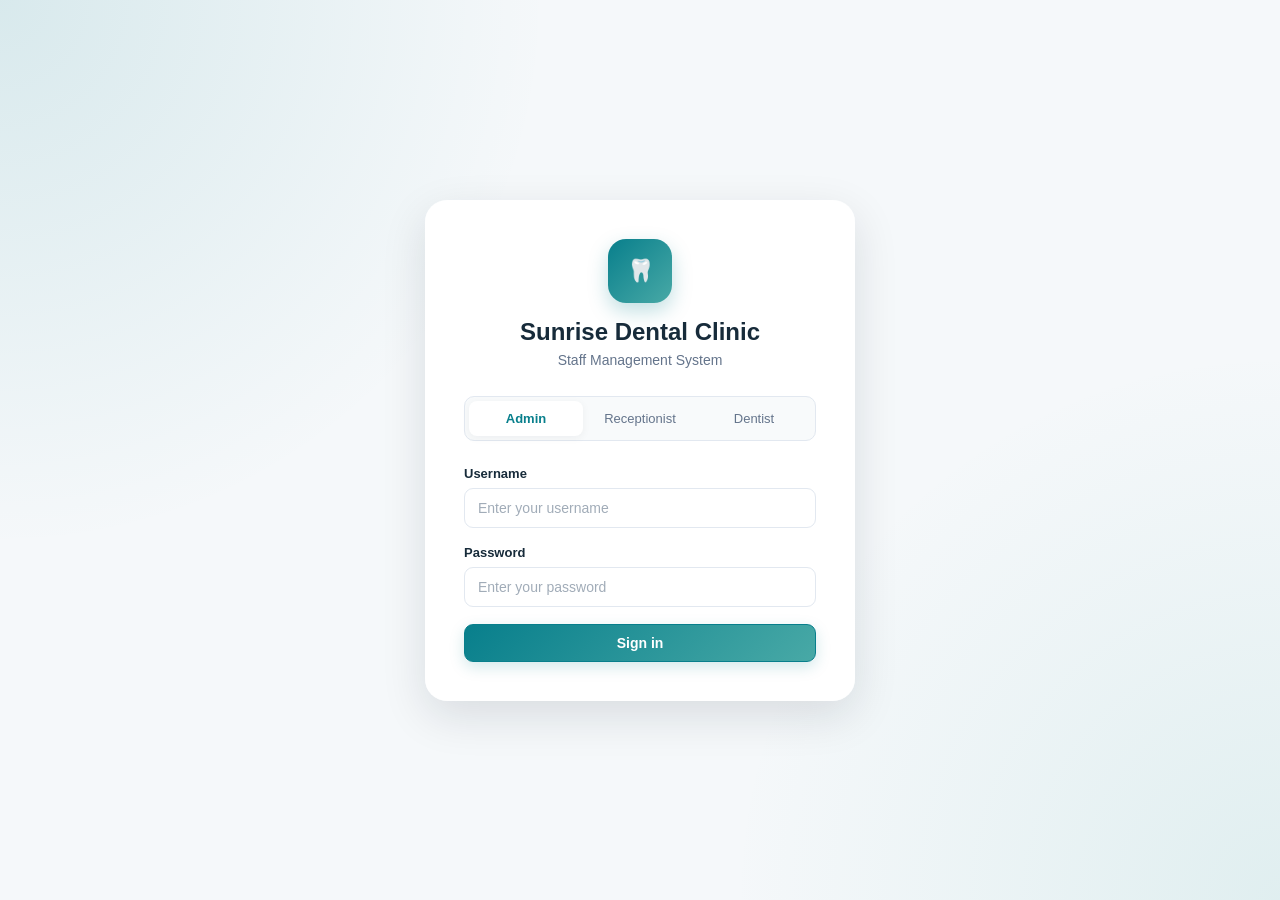
<file: src/main/resources/static/index.html>
<!DOCTYPE html>
<html lang="en">

<head>

    <meta charset="UTF-8">

    <meta name="viewport"
          content="width=device-width, initial-scale=1.0">

    <title>Sign In - Sunrise Dental Clinic</title>

    <link rel="stylesheet"
          href="css/style.css">

</head>

<body>

<div class="center-screen">

    <div class="login-card">

        <div class="brand">

            <div class="badge-icon">
                🦷
            </div>

            <h1>
                Sunrise Dental Clinic
            </h1>

            <p>
                Staff Management System
            </p>

        </div>


        <div class="role-tabs"
             id="role-tabs">

            <button type="button"
                    class="role-tab active"
                    data-role="ADMIN">

                Admin

            </button>

            <button type="button"
                    class="role-tab"
                    data-role="RECEPTIONIST">

                Receptionist

            </button>

            <button type="button"
                    class="role-tab"
                    data-role="DENTIST">

                Dentist

            </button>

        </div>


        <form id="login-form">

            <label for="username">
                Username
            </label>

            <input
                type="text"
                id="username"
                placeholder="Enter your username"
                required
                autocomplete="username"
            >


            <label for="password">
                Password
            </label>

            <input
                type="password"
                id="password"
                placeholder="Enter your password"
                required
                autocomplete="current-password"
            >


            <p class="form-error"
               id="login-error">

                Incorrect username or password.

            </p>


            <button
                type="submit"
                class="primary"
                id="login-btn">

                <span id="login-btn-label">
                    Sign in
                </span>

            </button>

        </form>

    </div>

</div>


<script src="js/api.js"></script>
<script src="js/login.js"></script>

</body>

</html>
</file>
<file: src/main/resources/static/css/style.css>
:root {
    --primary: #087f8c;
    --primary-dark: #05616b;
    --primary-light: #e8f7f8;

    --secondary: #48a9a6;

    --bg: #f5f8fa;
    --surface: #ffffff;
    --surface-soft: #f8fafb;

    --text: #172b3a;
    --text-light: #64748b;
    --text-white: #ffffff;

    --border: #e2e8f0;

    --success: #16834b;
    --success-bg: #e9f8ef;

    --danger: #c62828;
    --danger-bg: #fff0f0;

    --warning: #b7791f;
    --warning-bg: #fff8e6;

    --shadow-sm: 0 2px 8px rgba(15, 23, 42, 0.05);
    --shadow: 0 8px 30px rgba(15, 23, 42, 0.08);
    --shadow-lg: 0 15px 45px rgba(15, 23, 42, 0.12);

    --radius-sm: 7px;
    --radius: 12px;
    --radius-lg: 18px;

    --sidebar-width: 250px;
}

/* =========================
   RESET
========================= */

* {
    box-sizing: border-box;
}

html {
    scroll-behavior: smooth;
}

body {
    margin: 0;
    font-family: "Segoe UI", Arial, sans-serif;
    background: var(--bg);
    color: var(--text);
    min-height: 100vh;
}

button,
input,
select {
    font-family: inherit;
}

button {
    cursor: pointer;
}

a {
    color: inherit;
}

/* =========================
   LOGIN
========================= */

.center-screen {
    min-height: 100vh;
    display: flex;
    align-items: center;
    justify-content: center;

    padding: 30px;

    background:
        radial-gradient(circle at top left, rgba(8,127,140,.12), transparent 35%),
        radial-gradient(circle at bottom right, rgba(72,169,166,.12), transparent 35%),
        var(--bg);
}

.login-card {
    width: 100%;
    max-width: 430px;

    background: rgba(255,255,255,.96);

    border: 1px solid rgba(255,255,255,.8);
    border-radius: 22px;

    padding: 38px;

    box-shadow: var(--shadow-lg);

    animation: cardEnter .45s ease;
}

@keyframes cardEnter {
    from {
        opacity: 0;
        transform: translateY(15px);
    }

    to {
        opacity: 1;
        transform: translateY(0);
    }
}

.login-card .brand {
    text-align: center;
    margin-bottom: 28px;
}

.badge-icon {
    width: 64px;
    height: 64px;

    margin: 0 auto 15px;

    border-radius: 18px;

    display: flex;
    align-items: center;
    justify-content: center;

    background: linear-gradient(135deg, var(--primary), var(--secondary));

    color: white;

    font-size: 22px;
    font-weight: 700;

    box-shadow: 0 8px 20px rgba(8,127,140,.25);
}

.login-card .brand h1 {
    margin: 0;

    font-size: 24px;
    font-weight: 700;

    color: var(--text);
}

.login-card .brand p {
    margin: 6px 0 0;

    color: var(--text-light);
    font-size: 14px;
}

/* =========================
   ROLE TABS
========================= */

.role-tabs {
    display: grid;
    grid-template-columns: repeat(3, 1fr);

    background: var(--surface-soft);

    border: 1px solid var(--border);
    border-radius: 10px;

    padding: 4px;

    margin-bottom: 25px;
}

.role-tab {
    border: none;
    border-radius: 8px;

    padding: 10px 5px;

    background: transparent;

    color: var(--text-light);

    font-size: 13px;

    transition: .2s ease;
}

.role-tab:hover {
    color: var(--primary);
}

.role-tab.active {
    background: white;

    color: var(--primary);

    font-weight: 600;

    box-shadow: var(--shadow-sm);
}

/* =========================
   FORMS
========================= */

label {
    display: block;

    margin-bottom: 7px;

    font-size: 13px;
    font-weight: 600;

    color: var(--text);
}

input,
select {
    width: 100%;

    padding: 11px 13px;

    border: 1px solid var(--border);

    border-radius: 9px;

    background: white;

    color: var(--text);

    font-size: 14px;

    outline: none;

    transition: .2s ease;

    margin-bottom: 17px;
}

input::placeholder {
    color: #a1acb8;
}

input:hover,
select:hover {
    border-color: #b8c6d4;
}

input:focus,
select:focus {
    border-color: var(--primary);

    box-shadow: 0 0 0 3px rgba(8,127,140,.10);
}

/* =========================
   BUTTONS
========================= */

button,
.btn {
    border: 1px solid var(--border);

    border-radius: 9px;

    padding: 10px 17px;

    background: white;

    color: var(--text);

    font-size: 14px;

    transition: all .2s ease;
}

button:hover,
.btn:hover {
    transform: translateY(-1px);
    box-shadow: var(--shadow-sm);
}

button.primary,
.btn.primary {
    width: 100%;

    background: linear-gradient(
        135deg,
        var(--primary),
        var(--secondary)
    );

    border-color: var(--primary);

    color: white;

    font-weight: 600;

    box-shadow: 0 5px 15px rgba(8,127,140,.18);
}

button.primary:hover,
.btn.primary:hover {
    background: linear-gradient(
        135deg,
        var(--primary-dark),
        var(--primary)
    );

    box-shadow: 0 8px 20px rgba(8,127,140,.25);
}

button:disabled,
.btn:disabled {
    opacity: .55;
    cursor: not-allowed;
    transform: none;
}

/* =========================
   APP SHELL
========================= */

.app-shell {
    min-height: 100vh;

    display: flex;
}

/* =========================
   SIDEBAR
========================= */

.sidebar {
    width: var(--sidebar-width);

    min-height: 100vh;

    position: fixed;
    left: 0;
    top: 0;
    bottom: 0;

    padding: 25px 16px;

    background:
        linear-gradient(
            180deg,
            #075e69 0%,
            #064e58 100%
        );

    color: white;

    box-shadow: 5px 0 25px rgba(0,0,0,.08);

    z-index: 100;
}

.sidebar::before {
    content: "🦷";

    display: flex;

    width: 46px;
    height: 46px;

    align-items: center;
    justify-content: center;

    margin-bottom: 20px;

    border-radius: 14px;

    background: rgba(255,255,255,.12);

    font-size: 23px;
}

.sidebar .user-name {
    margin: 0 0 3px;

    font-size: 15px;
    font-weight: 700;
}

.sidebar .user-role {
    margin: 0 0 25px;

    color: #bfe6e8;

    font-size: 12px;
}

.sidebar nav {
    display: flex;
    flex-direction: column;
    gap: 4px;
}

.sidebar nav a {
    display: flex;
    align-items: center;

    padding: 11px 12px;

    border-radius: 9px;

    color: #dff3f4;

    text-decoration: none;

    font-size: 13px;

    transition: .2s ease;
}

.sidebar nav a:hover {
    background: rgba(255,255,255,.10);

    color: white;

    transform: translateX(2px);
}

.sidebar nav a.active {
    background: rgba(255,255,255,.16);

    color: white;

    font-weight: 600;
}

.sidebar nav a:last-child {
    margin-top: 15px;

    border-top: 1px solid rgba(255,255,255,.12);

    padding-top: 16px;
}

/* =========================
   MAIN
========================= */

.main {
    flex: 1;

    margin-left: var(--sidebar-width);

    padding: 35px 40px;

    max-width: 1600px;
}

/* =========================
   HEADINGS
========================= */

.main h2 {
    margin: 0 0 6px;

    font-size: 24px;

    font-weight: 700;

    letter-spacing: -.3px;
}

.main .subtitle {
    margin: 0 0 25px;

    color: var(--text-light);

    font-size: 14px;
}

/* =========================
   CARDS
========================= */

.card {
    background: var(--surface);

    border: 1px solid var(--border);

    border-radius: var(--radius);

    padding: 22px;

    margin-bottom: 20px;

    box-shadow: var(--shadow-sm);

    transition: .2s ease;
}

.card:hover {
    box-shadow: var(--shadow);
}

/* =========================
   GRID
========================= */

.grid-2 {
    display: grid;

    grid-template-columns: 1fr 1fr;

    gap: 0 20px;
}

.grid-2 .full {
    grid-column: 1 / 3;
}

/* =========================
   TABLE
========================= */

table {
    width: 100%;

    border-collapse: separate;
    border-spacing: 0;

    font-size: 13px;
}

th,
td {
    text-align: left;

    padding: 13px 14px;

    border-bottom: 1px solid var(--border);
}

th {
    background: var(--surface-soft);

    color: var(--text-light);

    font-size: 12px;

    font-weight: 700;

    text-transform: uppercase;

    letter-spacing: .4px;
}

th:first-child {
    border-radius: 8px 0 0 8px;
}

th:last-child {
    border-radius: 0 8px 8px 0;
}

tbody tr {
    transition: .15s ease;
}

tbody tr:hover {
    background: #f8fbfc;
}

tbody tr:last-child td {
    border-bottom: none;
}

/* =========================
   STATUS
========================= */

.status {
    display: inline-flex;

    align-items: center;

    padding: 5px 9px;

    border-radius: 20px;

    font-size: 11px;

    font-weight: 700;
}

.status.scheduled {
    background: #e8f2ff;
    color: #1769aa;
}

.status.completed {
    background: var(--success-bg);
    color: var(--success);
}

.status.cancelled {
    background: var(--danger-bg);
    color: var(--danger);
}

/* =========================
   ALERTS
========================= */

.alert {
    padding: 11px 14px;

    border-radius: 9px;

    font-size: 13px;

    margin-bottom: 15px;

    display: none;
}

.alert.visible {
    display: block;

    animation: alertIn .25s ease;
}

@keyframes alertIn {
    from {
        opacity: 0;
        transform: translateY(-5px);
    }

    to {
        opacity: 1;
        transform: translateY(0);
    }
}

.alert.success {
    background: var(--success-bg);
    color: var(--success);

    border: 1px solid #ccebd8;
}

.alert.error {
    background: var(--danger-bg);
    color: var(--danger);

    border: 1px solid #f5cccc;
}

/* =========================
   BILL
========================= */

.bill-box {
    margin-top: 20px;

    padding: 20px;

    background: #fbfdfe;

    border: 1px solid var(--border);

    border-radius: 12px;

    animation: cardEnter .25s ease;
}

.bill-box > p {
    color: var(--primary);
}

.bill-row {
    display: flex;

    justify-content: space-between;

    padding: 9px 0;

    font-size: 14px;

    border-bottom: 1px dashed var(--border);
}

.bill-row.total {
    margin-top: 7px;

    padding-top: 14px;

    border-bottom: none;
    border-top: 2px solid var(--primary);

    font-size: 17px;

    color: var(--primary);
}

/* =========================
   HELP
========================= */

.help-section {
    max-width: 800px;
}

.help-section h3 {
    margin: 24px 0 8px;

    color: var(--primary);

    font-size: 16px;
}

.help-section h3:first-child {
    margin-top: 0;
}

.help-section p,
.help-section li {
    color: var(--text-light);

    font-size: 14px;

    line-height: 1.7;
}

.help-section ol {
    padding-left: 22px;
}

/* =========================
   FORM ERROR
========================= */

.form-error {
    display: none;

    margin: -5px 0 15px;

    color: var(--danger);

    font-size: 12px;
}

.form-error.visible {
    display: block;
}

/* =========================
   TOAST
========================= */

.toast-container {
    position: fixed;

    right: 25px;
    bottom: 25px;

    z-index: 9999;

    display: flex;
    flex-direction: column;

    gap: 10px;
}

.toast {
    min-width: 280px;

    padding: 13px 17px;

    border-radius: 10px;

    background: white;

    border: 1px solid var(--border);

    box-shadow: var(--shadow-lg);

    font-size: 13px;

    animation: toastIn .3s ease;
}

@keyframes toastIn {
    from {
        opacity: 0;
        transform: translateX(30px);
    }

    to {
        opacity: 1;
        transform: translateX(0);
    }
}

.toast.success {
    border-left: 4px solid var(--success);
}

.toast.error {
    border-left: 4px solid var(--danger);
}

/* =========================
   LOADING
========================= */

.loading {
    display: inline-flex;

    align-items: center;

    gap: 8px;
}

.spinner {
    width: 15px;
    height: 15px;

    border: 2px solid rgba(255,255,255,.35);
    border-top-color: white;

    border-radius: 50%;

    animation: spin .7s linear infinite;
}

@keyframes spin {
    to {
        transform: rotate(360deg);
    }
}

/* =========================
   EMPTY TABLE
========================= */

.empty-state {
    text-align: center;

    padding: 40px 20px;

    color: var(--text-light);
}

.empty-state-icon {
    font-size: 30px;

    margin-bottom: 8px;
}

/* =========================
   RESPONSIVE
========================= */

@media (max-width: 1024px) {

    .sidebar {
        width: 220px;
    }

    .main {
        margin-left: 220px;

        padding: 28px;
    }

    .grid-2 {
        grid-template-columns: 1fr;
    }

    .grid-2 .full {
        grid-column: auto;
    }
}

@media (max-width: 768px) {

    .sidebar {
        position: relative;

        width: 100%;

        min-height: auto;

        padding: 15px;
    }

    .sidebar::before {
        display: none;
    }

    .sidebar nav {
        flex-direction: row;

        overflow-x: auto;
    }

    .sidebar nav a {
        white-space: nowrap;
    }

    .app-shell {
        display: block;
    }

    .main {
        margin-left: 0;

        padding: 22px 18px;
    }

    .main h2 {
        font-size: 21px;
    }

    table {
        min-width: 700px;
    }

    .card {
        overflow-x: auto;
    }
}

@media (max-width: 500px) {

    .center-screen {
        padding: 15px;
    }

    .login-card {
        padding: 28px 20px;

        border-radius: 16px;
    }

    .role-tabs {
        grid-template-columns: 1fr;
    }

    .role-tab {
        padding: 9px;
    }

    .main {
        padding: 18px 12px;
    }

    .card {
        padding: 16px;
    }

    .toast-container {
        left: 15px;
        right: 15px;
        bottom: 15px;
    }

    .toast {
        min-width: 0;
    }
}

/* =========================
   PRINT
========================= */

@media print {

    body {
        background: white;
    }

    .sidebar,
    .subtitle,
    #generate-bill-btn,
    #download-pdf-btn,
    .bill-box button {
        display: none !important;
    }

    .main {
        margin: 0;
        padding: 0;
    }

    .card {
        border: none;
        box-shadow: none;
    }
}

/* =================================
   VALIDATION POPUP
================================= */

.validation-popup-container {
    position: fixed;
    top: 25px;
    right: 25px;
    z-index: 9999;

    display: flex;
    flex-direction: column;
    gap: 10px;

    max-width: 380px;
}

.validation-popup {
    display: flex;
    align-items: center;
    gap: 10px;

    background: #fff;

    border-left: 5px solid #dc3545;

    padding: 14px 18px;

    border-radius: 8px;

    box-shadow: 0 5px 20px rgba(0, 0, 0, 0.18);

    font-size: 14px;
    font-weight: 600;

    animation: popupSlideIn 0.3s ease;
}

.validation-popup-icon {
    font-size: 18px;
}

.validation-popup.hide {
    animation: popupSlideOut 0.3s ease forwards;
}

@keyframes popupSlideIn {

    from {
        opacity: 0;
        transform: translateX(30px);
    }

    to {
        opacity: 1;
        transform: translateX(0);
    }
}

@keyframes popupSlideOut {

    from {
        opacity: 1;
        transform: translateX(0);
    }

    to {
        opacity: 0;
        transform: translateX(30px);
    }
}
</file>
